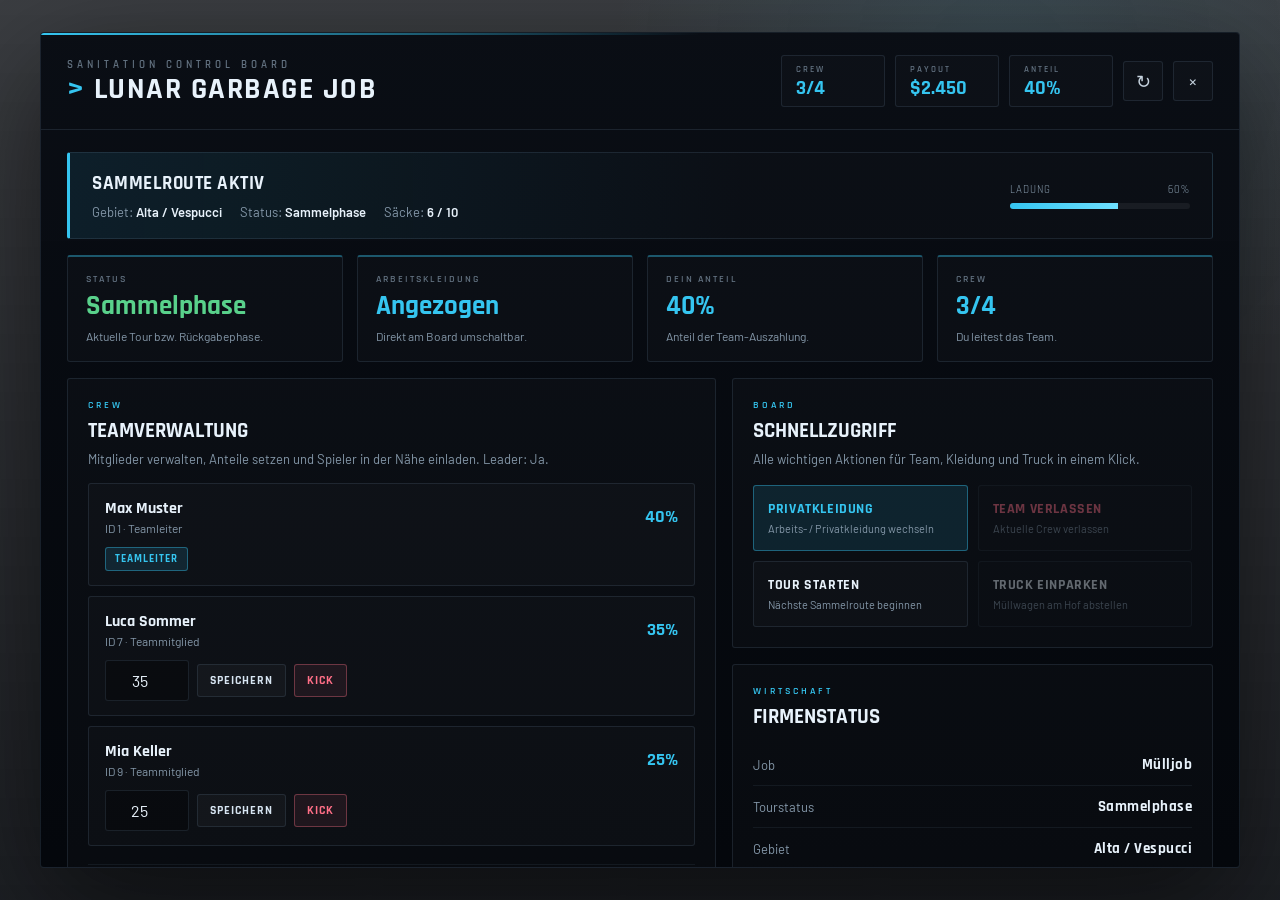
<file: frontend/public/fivem/index.html>
<!DOCTYPE html>
<html lang="de">
<head>
  <meta charset="UTF-8" />
  <meta name="viewport" content="width=device-width, initial-scale=1.0" />
  <title>LUNAR Garbage Job</title>
  <link rel="preconnect" href="https://fonts.googleapis.com" />
  <link rel="preconnect" href="https://fonts.gstatic.com" crossorigin />
  <link href="https://fonts.googleapis.com/css2?family=Rajdhani:wght@500;600;700&family=Barlow:wght@400;500;600&display=swap" rel="stylesheet" />
  <link rel="stylesheet" href="style.css" />
</head>
<body>
  <div id="app"></div>
  <script src="app.js"></script>
</body>
</html>
</file>
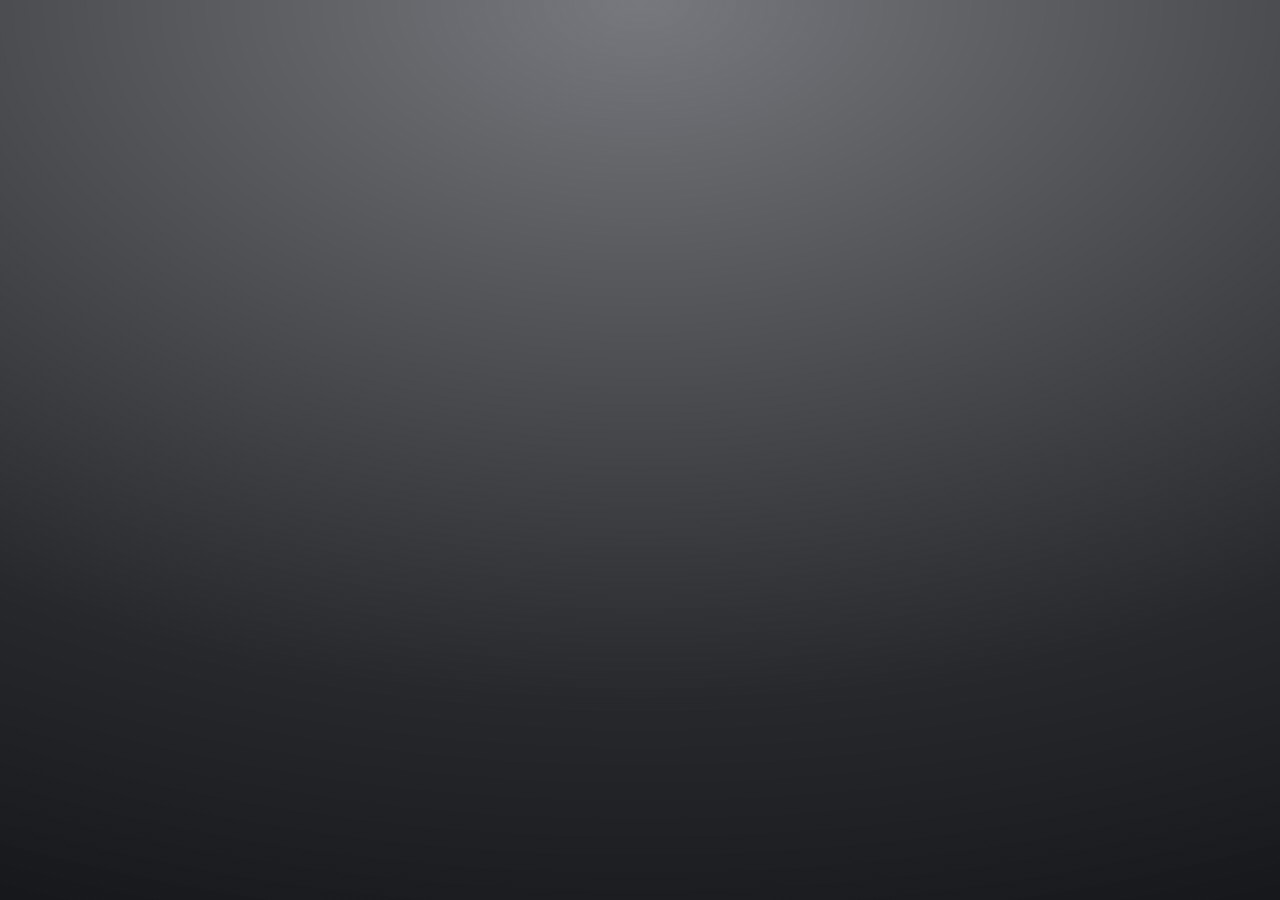
<file: frontend/public/mdt/index.html>
<!doctype html>
<html lang="de">
    <head>
        <meta charset="utf-8" />
        <meta name="viewport" content="width=device-width, initial-scale=1" />
        <title>Police MDT</title>
        <link rel="stylesheet" href="style.css" />
    </head>
    <body>
        <div id="app" class="app app--hidden">
            <div class="topbar">
                <div class="brand">
                    <div class="brand__eyebrow">Mobile Data Terminal</div>
                    <div class="brand__title"><span class="caret">&gt;</span> LSPD // MDT</div>
                    <div class="brand__underline"></div>
                    <div id="officerName" class="brand__sub"></div>
                </div>
                <div class="topbar__right">
                    <div class="topbar__badges" id="topBadges">
                        <div class="badge"><div class="badge__k">Officer</div><div class="badge__v badge__v--plain" id="badgeOfficer">—</div></div>
                        <div class="badge"><div class="badge__k">Rang</div><div class="badge__v" id="badgeRank">—</div></div>
                        <div class="badge"><div class="badge__k">Streife</div><div class="badge__v" id="badgeUnit">—</div></div>
                    </div>
                    <button id="closeBtn" class="iconbtn" title="Schließen (ESC)">
                        <svg viewBox="0 0 24 24" fill="none" stroke="currentColor" stroke-width="2" stroke-linecap="round"><path d="M18 6 6 18M6 6l12 12"/></svg>
                    </button>
                </div>
            </div>

            <div class="layout">
                <nav class="sidebar">
                    <button class="navbtn navbtn--active" data-tab="overview">
                        <svg viewBox="0 0 24 24" fill="none" stroke="currentColor" stroke-width="2" stroke-linecap="round" stroke-linejoin="round"><rect x="3" y="3" width="7" height="7" rx="1"/><rect x="14" y="3" width="7" height="7" rx="1"/><rect x="14" y="14" width="7" height="7" rx="1"/><rect x="3" y="14" width="7" height="7" rx="1"/></svg>
                        Übersicht
                    </button>
                    <button class="navbtn" data-tab="persons">
                        <svg viewBox="0 0 24 24" fill="none" stroke="currentColor" stroke-width="2" stroke-linecap="round" stroke-linejoin="round"><path d="M16 21v-2a4 4 0 0 0-4-4H6a4 4 0 0 0-4 4v2"/><circle cx="9" cy="7" r="4"/><path d="M22 21v-2a4 4 0 0 0-3-3.87"/><path d="M16 3.13a4 4 0 0 1 0 7.75"/></svg>
                        Personen
                    </button>
                    <button class="navbtn" data-tab="vehicles">
                        <svg viewBox="0 0 24 24" fill="none" stroke="currentColor" stroke-width="2" stroke-linecap="round" stroke-linejoin="round"><path d="M19 17h2l.64-2.54a6 6 0 0 0-.44-3.9l-.82-1.64A2 2 0 0 0 18.6 8H5.4a2 2 0 0 0-1.78 1.1l-.82 1.63a6 6 0 0 0-.44 3.9L3 17h2"/><circle cx="7" cy="17" r="2"/><path d="M9 17h6"/><circle cx="17" cy="17" r="2"/></svg>
                        Fahrzeuge
                    </button>
                    <button class="navbtn" data-tab="reports">
                        <svg viewBox="0 0 24 24" fill="none" stroke="currentColor" stroke-width="2" stroke-linecap="round" stroke-linejoin="round"><path d="M15 2H6a2 2 0 0 0-2 2v16a2 2 0 0 0 2 2h12a2 2 0 0 0 2-2V7Z"/><path d="M14 2v5h5M8 13h8M8 17h5"/></svg>
                        Berichte
                    </button>
                    <button class="navbtn" data-tab="cases">
                        <svg viewBox="0 0 24 24" fill="none" stroke="currentColor" stroke-width="2" stroke-linecap="round" stroke-linejoin="round"><path d="M4 20h16a2 2 0 0 0 2-2V8a2 2 0 0 0-2-2h-7.9a2 2 0 0 1-1.69-.9L9.6 3.9A2 2 0 0 0 7.93 3H4a2 2 0 0 0-2 2v13a2 2 0 0 0 2 2Z"/></svg>
                        Fälle
                    </button>
                    <button class="navbtn" data-tab="warrants">
                        <svg viewBox="0 0 24 24" fill="none" stroke="currentColor" stroke-width="2" stroke-linecap="round" stroke-linejoin="round"><path d="m21.73 18-8-14a2 2 0 0 0-3.48 0l-8 14A2 2 0 0 0 4 21h16a2 2 0 0 0 1.73-3Z"/><path d="M12 9v4M12 17h.01"/></svg>
                        Fahndung
                    </button>
                    <button class="navbtn" data-tab="tickets">
                        <svg viewBox="0 0 24 24" fill="none" stroke="currentColor" stroke-width="2" stroke-linecap="round" stroke-linejoin="round"><path d="M4 2v20l2-1 2 1 2-1 2 1 2-1 2 1 2-1 2 1V2l-2 1-2-1-2 1-2-1-2 1-2-1-2 1Z"/><path d="M8 7h8M8 11h8M8 15h5"/></svg>
                        Tickets
                    </button>
                    <button class="navbtn" data-tab="charges">
                        <svg viewBox="0 0 24 24" fill="none" stroke="currentColor" stroke-width="2" stroke-linecap="round" stroke-linejoin="round"><path d="M4 19.5v-15A2.5 2.5 0 0 1 6.5 2H20v20H6.5a2.5 2.5 0 0 1 0-5H20"/></svg>
                        Katalog
                    </button>
                    <button class="navbtn" data-tab="officers">
                        <svg viewBox="0 0 24 24" fill="none" stroke="currentColor" stroke-width="2" stroke-linecap="round" stroke-linejoin="round"><path d="M20 13c0 5-3.5 7.5-7.66 8.95a1 1 0 0 1-.67-.01C7.5 20.5 4 18 4 13V6a1 1 0 0 1 1-1c2 0 4.5-1.2 6.24-2.72a1.17 1.17 0 0 1 1.52 0C14.51 3.81 17 5 19 5a1 1 0 0 1 1 1Z"/></svg>
                        Officers
                    </button>
                    <button class="navbtn" data-tab="groups">
                        <svg viewBox="0 0 24 24" fill="none" stroke="currentColor" stroke-width="2" stroke-linecap="round" stroke-linejoin="round"><path d="M18 21a8 8 0 0 0-16 0"/><circle cx="10" cy="8" r="5"/><path d="M22 20c0-3.37-2-6.5-4-8a5 5 0 0 0-.45-8.3"/></svg>
                        Gruppenakten
                    </button>
                    <button class="navbtn" data-tab="dispatch">
                        <svg viewBox="0 0 24 24" fill="none" stroke="currentColor" stroke-width="2" stroke-linecap="round" stroke-linejoin="round"><path d="M20 10c0 4.993-5.539 10.193-7.399 11.799a1 1 0 0 1-1.202 0C9.539 20.193 4 14.993 4 10a8 8 0 0 1 16 0"/><circle cx="12" cy="10" r="3"/></svg>
                        Dispatch
                    </button>
                </nav>

                <main class="content">
                    <!-- ÜBERSICHT / DASHBOARD -->
                    <section id="tab-overview" class="tab tab--active">
                        <div id="dashboardRoot"></div>
                    </section>

                    <section id="tab-persons" class="tab">
                        <div class="panel">
                            <div class="panel__header">
                                <div class="panel__title">Personen-Suche</div>
                                <div class="panel__tools">
                                    <input id="personQuery" class="input" placeholder="Name, SSN..." />
                                    <button id="personSearchBtn" class="btn btn--primary">Suchen</button>
                                </div>
                            </div>
                            <div class="grid">
                                <div class="list" id="personResults"></div>
                                <div class="details" id="personDetails">
                                    <div class="muted">Wähle eine Person aus.</div>
                                </div>
                            </div>
                        </div>
                    </section>

                    <section id="tab-vehicles" class="tab">
                        <div class="panel">
                            <div class="panel__header">
                                <div class="panel__title">Fahrzeug-Suche</div>
                                <div class="panel__tools">
                                    <input id="vehicleQuery" class="input" placeholder="Kennzeichen..." />
                                    <button id="vehicleSearchBtn" class="btn btn--primary">Suchen</button>
                                </div>
                            </div>
                            <div class="grid">
                                <div class="list" id="vehicleResults"></div>
                                <div class="details" id="vehicleDetails">
                                    <div class="muted">Wähle ein Fahrzeug aus.</div>
                                </div>
                            </div>
                        </div>
                    </section>

                    <section id="tab-reports" class="tab">
                        <div class="panel">
                            <div class="panel__header">
                                <div class="panel__title">Berichte</div>
                                <div class="panel__tools">
                                    <button id="reportRefreshBtn" class="btn">Aktualisieren</button>
                                    <button id="reportNewBtn" class="btn btn--primary">Neuer Bericht</button>
                                </div>
                            </div>
                            <div class="grid grid--single">
                                <div class="list" id="reportResults"></div>
                            </div>
                        </div>
                    </section>

                    <section id="tab-cases" class="tab">
                        <div class="panel">
                            <div class="panel__header">
                                <div class="panel__title">Fälle</div>
                                <div class="panel__tools">
                                    <button id="caseRefreshBtn" class="btn">Aktualisieren</button>
                                    <button id="caseNewBtn" class="btn btn--primary">Neuer Fall</button>
                                </div>
                            </div>
                            <div class="grid grid--single">
                                <div class="list" id="caseResults"></div>
                            </div>
                        </div>
                    </section>

                    <section id="tab-warrants" class="tab">
                        <div class="panel">
                            <div class="panel__header">
                                <div class="panel__title">Fahndungen</div>
                                <div class="panel__tools">
                                    <button id="warrantRefreshBtn" class="btn">Aktualisieren</button>
                                    <button id="warrantNewBtn" class="btn btn--primary">Neu</button>
                                </div>
                            </div>
                            <div class="grid grid--single">
                                <div class="list" id="warrantResults"></div>
                            </div>
                        </div>
                    </section>

                    <section id="tab-tickets" class="tab">
                        <div class="panel">
                            <div class="panel__header">
                                <div class="panel__title">Tickets</div>
                                <div class="panel__tools">
                                    <button id="ticketRefreshBtn" class="btn">Aktualisieren</button>
                                    <button id="ticketNewBtn" class="btn btn--primary">Neu</button>
                                </div>
                            </div>
                            <div class="grid grid--single">
                                <div class="list" id="ticketResults"></div>
                            </div>
                        </div>
                    </section>

                    <section id="tab-charges" class="tab">
                        <div class="panel">
                            <div class="panel__header">
                                <div class="panel__title">Strafen-Katalog</div>
                                <div class="panel__tools">
                                    <button id="chargeRefreshBtn" class="btn">Aktualisieren</button>
                                </div>
                            </div>
                            <div class="grid grid--single">
                                <div class="list" id="chargeResults"></div>
                            </div>
                        </div>
                    </section>

                    <section id="tab-officers" class="tab">
                        <div class="panel">
                            <div class="panel__header">
                                <div class="panel__title">Officers</div>
                                <div class="panel__tools">
                                    <button id="officerRefreshBtn" class="btn">Aktualisieren</button>
                                </div>
                            </div>
                            <div class="grid grid--single">
                                <div class="list" id="officerResults"></div>
                            </div>
                        </div>
                    </section>

                    <section id="tab-groups" class="tab">
                        <div class="panel">
                            <div class="panel__header">
                                <div class="panel__title">Gruppenakten</div>
                                <div class="panel__tools">
                                    <button id="groupRefreshBtn" class="btn">Aktualisieren</button>
                                    <button id="groupNewBtn" class="btn btn--primary">Neu</button>
                                </div>
                            </div>
                            <div class="grid grid--single">
                                <div class="list" id="groupResults"></div>
                            </div>
                        </div>
                    </section>

                    <section id="tab-dispatch" class="tab">
                        <div class="panel">
                            <div class="panel__header">
                                <div class="panel__title">Dispatch</div>
                                <div class="panel__tools">
                                    <button id="dispatchRefreshBtn" class="btn">Aktualisieren</button>
                                    <button id="dispatchCalBtn" class="btn">Kalibrieren</button>
                                </div>
                            </div>
                            <div class="dispatch-layout">
                                <div class="dispatch-col-left">
                                    <div id="unitPanel" class="dispatch-units"></div>
                                    <div class="list" id="dispatchResults"></div>
                                </div>
                                <div class="dispatch-col-right">
                                    <div id="dispatchMapWrap" class="dispatch-map-wrap">
                                        <div id="dispatchMap" class="dispatch-map"></div>
                                    </div>
                                    <div id="dispatchInfo" class="dispatch-info"></div>
                                </div>
                            </div>
                        </div>
                    </section>
                </main>
            </div>

            <div id="modal" class="modal modal--hidden">
                <div class="modal__card">
                    <div class="modal__header">
                        <div id="modalTitle" class="modal__title"></div>
                        <button id="modalClose" class="iconbtn">
                            <svg viewBox="0 0 24 24" fill="none" stroke="currentColor" stroke-width="2" stroke-linecap="round"><path d="M18 6 6 18M6 6l12 12"/></svg>
                        </button>
                    </div>
                    <div id="modalBody" class="modal__body"></div>
                </div>
            </div>
        </div>

        <script src="app.js"></script>
    </body>
</html>
</file>
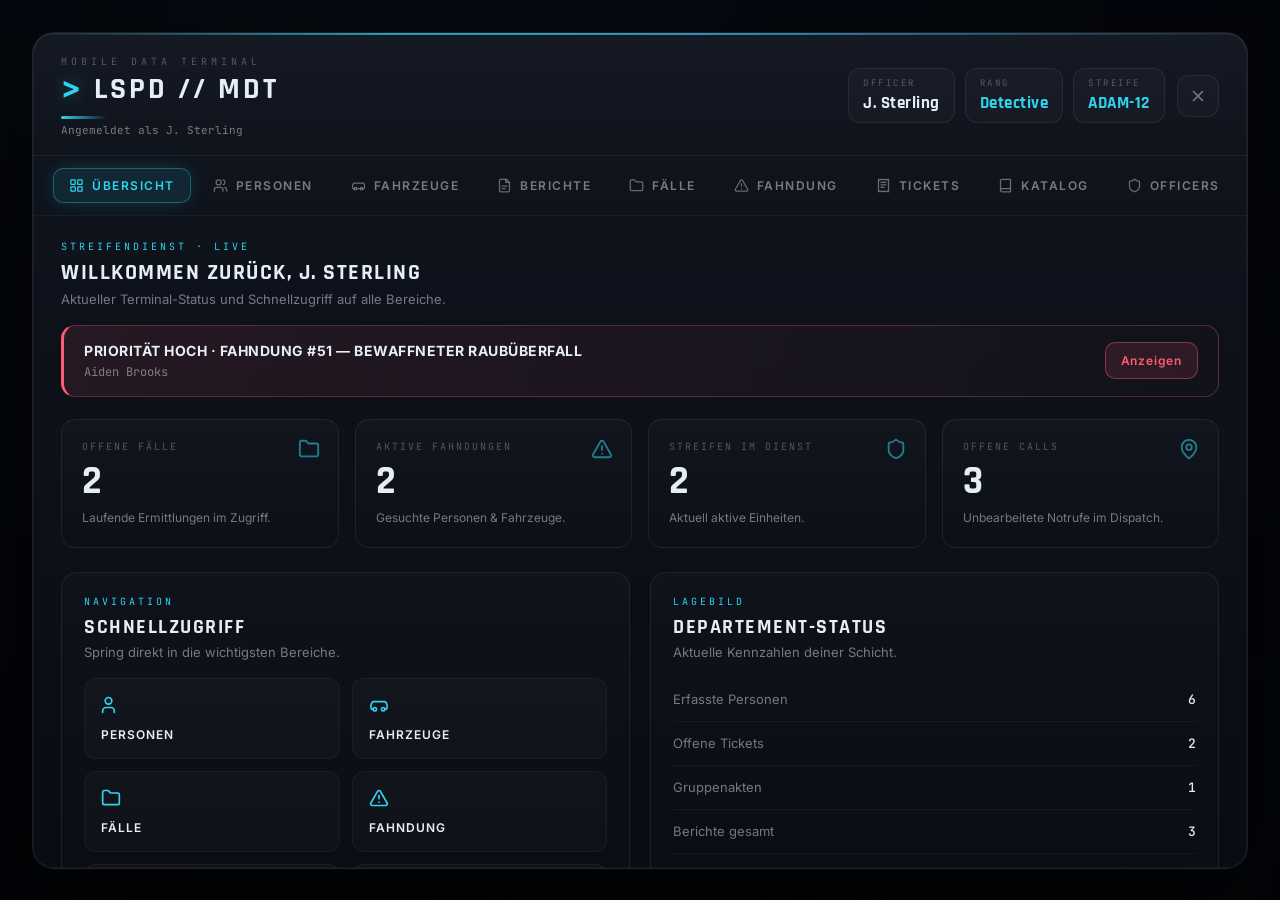
<file: frontend/public/mdt/preview.html>
<!doctype html>
<html lang="de">
    <head>
        <meta charset="utf-8" />
        <meta name="viewport" content="width=device-width, initial-scale=1" />
        <title>Police MDT — Preview</title>
        <link rel="stylesheet" href="style.css" />
        <style>
            /* Nur für die Browser-Preview: dezenter dunkler Hintergrund (im Spiel ist er transparent) */
            body {
                background:
                    radial-gradient(1200px 700px at 20% -10%, rgba(47,212,238,0.06), transparent 60%),
                    radial-gradient(1000px 700px at 90% 110%, rgba(56,189,248,0.05), transparent 60%),
                    #04060a;
            }
        </style>
    </head>
    <body>
        <div id="app" class="app app--hidden">
            <div class="topbar">
                <div class="brand">
                    <div class="brand__eyebrow">Mobile Data Terminal</div>
                    <div class="brand__title"><span class="caret">&gt;</span> LSPD // MDT</div>
                    <div class="brand__underline"></div>
                    <div id="officerName" class="brand__sub"></div>
                </div>
                <div class="topbar__right">
                    <div class="topbar__badges" id="topBadges">
                        <div class="badge"><div class="badge__k">Officer</div><div class="badge__v badge__v--plain" id="badgeOfficer">—</div></div>
                        <div class="badge"><div class="badge__k">Rang</div><div class="badge__v" id="badgeRank">—</div></div>
                        <div class="badge"><div class="badge__k">Streife</div><div class="badge__v" id="badgeUnit">—</div></div>
                    </div>
                    <button id="closeBtn" class="iconbtn" title="Schließen (ESC)">
                        <svg viewBox="0 0 24 24" fill="none" stroke="currentColor" stroke-width="2" stroke-linecap="round"><path d="M18 6 6 18M6 6l12 12"/></svg>
                    </button>
                </div>
            </div>

            <div class="layout">
                <nav class="sidebar">
                    <button class="navbtn navbtn--active" data-tab="overview">
                        <svg viewBox="0 0 24 24" fill="none" stroke="currentColor" stroke-width="2" stroke-linecap="round" stroke-linejoin="round"><rect x="3" y="3" width="7" height="7" rx="1"/><rect x="14" y="3" width="7" height="7" rx="1"/><rect x="14" y="14" width="7" height="7" rx="1"/><rect x="3" y="14" width="7" height="7" rx="1"/></svg>
                        Übersicht
                    </button>
                    <button class="navbtn" data-tab="persons">
                        <svg viewBox="0 0 24 24" fill="none" stroke="currentColor" stroke-width="2" stroke-linecap="round" stroke-linejoin="round"><path d="M16 21v-2a4 4 0 0 0-4-4H6a4 4 0 0 0-4 4v2"/><circle cx="9" cy="7" r="4"/><path d="M22 21v-2a4 4 0 0 0-3-3.87"/><path d="M16 3.13a4 4 0 0 1 0 7.75"/></svg>
                        Personen
                    </button>
                    <button class="navbtn" data-tab="vehicles">
                        <svg viewBox="0 0 24 24" fill="none" stroke="currentColor" stroke-width="2" stroke-linecap="round" stroke-linejoin="round"><path d="M19 17h2l.64-2.54a6 6 0 0 0-.44-3.9l-.82-1.64A2 2 0 0 0 18.6 8H5.4a2 2 0 0 0-1.78 1.1l-.82 1.63a6 6 0 0 0-.44 3.9L3 17h2"/><circle cx="7" cy="17" r="2"/><path d="M9 17h6"/><circle cx="17" cy="17" r="2"/></svg>
                        Fahrzeuge
                    </button>
                    <button class="navbtn" data-tab="reports">
                        <svg viewBox="0 0 24 24" fill="none" stroke="currentColor" stroke-width="2" stroke-linecap="round" stroke-linejoin="round"><path d="M15 2H6a2 2 0 0 0-2 2v16a2 2 0 0 0 2 2h12a2 2 0 0 0 2-2V7Z"/><path d="M14 2v5h5M8 13h8M8 17h5"/></svg>
                        Berichte
                    </button>
                    <button class="navbtn" data-tab="cases">
                        <svg viewBox="0 0 24 24" fill="none" stroke="currentColor" stroke-width="2" stroke-linecap="round" stroke-linejoin="round"><path d="M4 20h16a2 2 0 0 0 2-2V8a2 2 0 0 0-2-2h-7.9a2 2 0 0 1-1.69-.9L9.6 3.9A2 2 0 0 0 7.93 3H4a2 2 0 0 0-2 2v13a2 2 0 0 0 2 2Z"/></svg>
                        Fälle
                    </button>
                    <button class="navbtn" data-tab="warrants">
                        <svg viewBox="0 0 24 24" fill="none" stroke="currentColor" stroke-width="2" stroke-linecap="round" stroke-linejoin="round"><path d="m21.73 18-8-14a2 2 0 0 0-3.48 0l-8 14A2 2 0 0 0 4 21h16a2 2 0 0 0 1.73-3Z"/><path d="M12 9v4M12 17h.01"/></svg>
                        Fahndung
                    </button>
                    <button class="navbtn" data-tab="tickets">
                        <svg viewBox="0 0 24 24" fill="none" stroke="currentColor" stroke-width="2" stroke-linecap="round" stroke-linejoin="round"><path d="M4 2v20l2-1 2 1 2-1 2 1 2-1 2 1 2-1 2 1V2l-2 1-2-1-2 1-2-1-2 1-2-1-2 1Z"/><path d="M8 7h8M8 11h8M8 15h5"/></svg>
                        Tickets
                    </button>
                    <button class="navbtn" data-tab="charges">
                        <svg viewBox="0 0 24 24" fill="none" stroke="currentColor" stroke-width="2" stroke-linecap="round" stroke-linejoin="round"><path d="M4 19.5v-15A2.5 2.5 0 0 1 6.5 2H20v20H6.5a2.5 2.5 0 0 1 0-5H20"/></svg>
                        Katalog
                    </button>
                    <button class="navbtn" data-tab="officers">
                        <svg viewBox="0 0 24 24" fill="none" stroke="currentColor" stroke-width="2" stroke-linecap="round" stroke-linejoin="round"><path d="M20 13c0 5-3.5 7.5-7.66 8.95a1 1 0 0 1-.67-.01C7.5 20.5 4 18 4 13V6a1 1 0 0 1 1-1c2 0 4.5-1.2 6.24-2.72a1.17 1.17 0 0 1 1.52 0C14.51 3.81 17 5 19 5a1 1 0 0 1 1 1Z"/></svg>
                        Officers
                    </button>
                    <button class="navbtn" data-tab="groups">
                        <svg viewBox="0 0 24 24" fill="none" stroke="currentColor" stroke-width="2" stroke-linecap="round" stroke-linejoin="round"><path d="M18 21a8 8 0 0 0-16 0"/><circle cx="10" cy="8" r="5"/><path d="M22 20c0-3.37-2-6.5-4-8a5 5 0 0 0-.45-8.3"/></svg>
                        Gruppenakten
                    </button>
                    <button class="navbtn" data-tab="dispatch">
                        <svg viewBox="0 0 24 24" fill="none" stroke="currentColor" stroke-width="2" stroke-linecap="round" stroke-linejoin="round"><path d="M20 10c0 4.993-5.539 10.193-7.399 11.799a1 1 0 0 1-1.202 0C9.539 20.193 4 14.993 4 10a8 8 0 0 1 16 0"/><circle cx="12" cy="10" r="3"/></svg>
                        Dispatch
                    </button>
                </nav>

                <main class="content">
                    <section id="tab-overview" class="tab tab--active">
                        <div id="dashboardRoot"></div>
                    </section>

                    <section id="tab-persons" class="tab">
                        <div class="panel">
                            <div class="panel__header">
                                <div class="panel__title">Personen-Suche</div>
                                <div class="panel__tools">
                                    <input id="personQuery" class="input" placeholder="Name, SSN..." />
                                    <button id="personSearchBtn" class="btn btn--primary">Suchen</button>
                                </div>
                            </div>
                            <div class="grid">
                                <div class="list" id="personResults"></div>
                                <div class="details" id="personDetails"><div class="muted">Wähle eine Person aus.</div></div>
                            </div>
                        </div>
                    </section>

                    <section id="tab-vehicles" class="tab">
                        <div class="panel">
                            <div class="panel__header">
                                <div class="panel__title">Fahrzeug-Suche</div>
                                <div class="panel__tools">
                                    <input id="vehicleQuery" class="input" placeholder="Kennzeichen..." />
                                    <button id="vehicleSearchBtn" class="btn btn--primary">Suchen</button>
                                </div>
                            </div>
                            <div class="grid">
                                <div class="list" id="vehicleResults"></div>
                                <div class="details" id="vehicleDetails"><div class="muted">Wähle ein Fahrzeug aus.</div></div>
                            </div>
                        </div>
                    </section>

                    <section id="tab-reports" class="tab">
                        <div class="panel">
                            <div class="panel__header">
                                <div class="panel__title">Berichte</div>
                                <div class="panel__tools">
                                    <button id="reportRefreshBtn" class="btn">Aktualisieren</button>
                                    <button id="reportNewBtn" class="btn btn--primary">Neuer Bericht</button>
                                </div>
                            </div>
                            <div class="grid grid--single"><div class="list" id="reportResults"></div></div>
                        </div>
                    </section>

                    <section id="tab-cases" class="tab">
                        <div class="panel">
                            <div class="panel__header">
                                <div class="panel__title">Fälle</div>
                                <div class="panel__tools">
                                    <button id="caseRefreshBtn" class="btn">Aktualisieren</button>
                                    <button id="caseNewBtn" class="btn btn--primary">Neuer Fall</button>
                                </div>
                            </div>
                            <div class="grid grid--single"><div class="list" id="caseResults"></div></div>
                        </div>
                    </section>

                    <section id="tab-warrants" class="tab">
                        <div class="panel">
                            <div class="panel__header">
                                <div class="panel__title">Fahndungen</div>
                                <div class="panel__tools">
                                    <button id="warrantRefreshBtn" class="btn">Aktualisieren</button>
                                    <button id="warrantNewBtn" class="btn btn--primary">Neu</button>
                                </div>
                            </div>
                            <div class="grid grid--single"><div class="list" id="warrantResults"></div></div>
                        </div>
                    </section>

                    <section id="tab-tickets" class="tab">
                        <div class="panel">
                            <div class="panel__header">
                                <div class="panel__title">Tickets</div>
                                <div class="panel__tools">
                                    <button id="ticketRefreshBtn" class="btn">Aktualisieren</button>
                                    <button id="ticketNewBtn" class="btn btn--primary">Neu</button>
                                </div>
                            </div>
                            <div class="grid grid--single"><div class="list" id="ticketResults"></div></div>
                        </div>
                    </section>

                    <section id="tab-charges" class="tab">
                        <div class="panel">
                            <div class="panel__header">
                                <div class="panel__title">Strafen-Katalog</div>
                                <div class="panel__tools"><button id="chargeRefreshBtn" class="btn">Aktualisieren</button></div>
                            </div>
                            <div class="grid grid--single"><div class="list" id="chargeResults"></div></div>
                        </div>
                    </section>

                    <section id="tab-officers" class="tab">
                        <div class="panel">
                            <div class="panel__header">
                                <div class="panel__title">Officers</div>
                                <div class="panel__tools"><button id="officerRefreshBtn" class="btn">Aktualisieren</button></div>
                            </div>
                            <div class="grid grid--single"><div class="list" id="officerResults"></div></div>
                        </div>
                    </section>

                    <section id="tab-groups" class="tab">
                        <div class="panel">
                            <div class="panel__header">
                                <div class="panel__title">Gruppenakten</div>
                                <div class="panel__tools">
                                    <button id="groupRefreshBtn" class="btn">Aktualisieren</button>
                                    <button id="groupNewBtn" class="btn btn--primary">Neu</button>
                                </div>
                            </div>
                            <div class="grid grid--single"><div class="list" id="groupResults"></div></div>
                        </div>
                    </section>

                    <section id="tab-dispatch" class="tab">
                        <div class="panel">
                            <div class="panel__header">
                                <div class="panel__title">Dispatch</div>
                                <div class="panel__tools">
                                    <button id="dispatchRefreshBtn" class="btn">Aktualisieren</button>
                                    <button id="dispatchCalBtn" class="btn">Kalibrieren</button>
                                </div>
                            </div>
                            <div class="dispatch-layout">
                                <div class="dispatch-col-left">
                                    <div id="unitPanel" class="dispatch-units"></div>
                                    <div class="list" id="dispatchResults"></div>
                                </div>
                                <div class="dispatch-col-right">
                                    <div id="dispatchMapWrap" class="dispatch-map-wrap">
                                        <div id="dispatchMap" class="dispatch-map"></div>
                                    </div>
                                    <div id="dispatchInfo" class="dispatch-info"></div>
                                </div>
                            </div>
                        </div>
                    </section>
                </main>
            </div>

            <div id="modal" class="modal modal--hidden">
                <div class="modal__card">
                    <div class="modal__header">
                        <div id="modalTitle" class="modal__title"></div>
                        <button id="modalClose" class="iconbtn">
                            <svg viewBox="0 0 24 24" fill="none" stroke="currentColor" stroke-width="2" stroke-linecap="round"><path d="M18 6 6 18M6 6l12 12"/></svg>
                        </button>
                    </div>
                    <div id="modalBody" class="modal__body"></div>
                </div>
            </div>
        </div>

        <script src="mock.js"></script>
        <script src="app.js"></script>
        <script>
            // Deterministisch: app.js ist hier bereits ausgeführt -> Listener aktiv.
            window.dispatchEvent(new MessageEvent('message', {
                data: { action: 'open', payload: window.__MDT_OPEN_PAYLOAD__ }
            }));
            // Optional: ?tab=dispatch etc. für gezielte Vorschau einzelner Bereiche
            (function () {
                var p = new URLSearchParams(location.search);
                var t = p.get('tab');
                if (t && typeof window.setTab === 'function') {
                    try { window.setTab(t); } catch (e) {}
                }
                // Demo: auf dem Dispatch-Tab neue Notrufe live einspielen
                if (t === 'dispatch' && typeof window.__MDT_START_SIM__ === 'function') {
                    window.__MDT_START_SIM__();
                }
                var person = p.get('person');
                if (person && typeof window.loadPerson === 'function') {
                    setTimeout(function () { try { window.loadPerson(person); } catch (e) {} }, 200);
                }
                var vehicle = p.get('vehicle');
                if (vehicle && typeof window.loadVehicle === 'function') {
                    setTimeout(function () { try { window.loadVehicle(vehicle); } catch (e) {} }, 200);
                }
            })();
        </script>
    </body>
</html>
</file>
<file: frontend/public/fivem/style.css>
:root {
  --bg-0: #04070c;
  --bg-1: #070b12;
  --bg-2: #0a0f18;
  --line: rgba(120, 150, 180, 0.16);
  --line-soft: rgba(120, 150, 180, 0.10);
  --accent: #35c5f0;
  --accent-soft: rgba(53, 197, 240, 0.12);
  --text: #e8f2fb;
  --muted: #8497a8;
  --muted-2: #61707f;
  --success: #59d18b;
  --warn: #f0b24a;
  --danger: #ff6f87;
}

html,
body {
  width: 100%;
  height: 100%;
  margin: 0;
  padding: 0;
  overflow: hidden;
  background: transparent;
  font-family: "Barlow", Arial, Helvetica, sans-serif;
}

* {
  box-sizing: border-box;
}

button,
input {
  font: inherit;
}

button {
  cursor: pointer;
}

#app {
  display: none;
  position: fixed;
  inset: 0;
  padding: 32px;
  align-items: center;
  justify-content: center;
  background:
    radial-gradient(circle at 78% 8%, rgba(53, 197, 240, 0.10), transparent 30%),
    linear-gradient(180deg, rgba(4, 7, 12, 0.78), rgba(4, 7, 12, 0.9));
}

#app.open {
  display: flex;
}

/* ---------- Shell ---------- */
.shell {
  position: relative;
  display: flex;
  flex-direction: column;
  width: 1200px;
  max-width: calc(100vw - 64px);
  max-height: calc(100vh - 64px);
  border: 1px solid var(--line);
  border-radius: 4px;
  background: linear-gradient(180deg, rgba(9, 13, 20, 0.98), rgba(4, 7, 12, 0.99));
  box-shadow: 0 40px 120px rgba(0, 0, 0, 0.6);
  color: var(--text);
  overflow: hidden;
  animation: pop 0.28s ease;
}

@keyframes pop {
  from { opacity: 0; transform: translateY(14px) scale(0.99); }
  to { opacity: 1; transform: translateY(0) scale(1); }
}

.shell::before {
  content: "";
  position: absolute;
  inset: 0 0 auto 0;
  height: 2px;
  background: linear-gradient(90deg, var(--accent), transparent 55%);
  pointer-events: none;
}

/* ---------- Header ---------- */
.header {
  display: flex;
  align-items: center;
  justify-content: space-between;
  gap: 20px;
  padding: 22px 26px;
  border-bottom: 1px solid var(--line);
}

.brand-top {
  color: var(--muted-2);
  font-size: 11px;
  font-weight: 600;
  letter-spacing: 4px;
  text-transform: uppercase;
  font-family: "Rajdhani", sans-serif;
}

.brand-title {
  margin-top: 2px;
  font-family: "Rajdhani", sans-serif;
  font-size: 30px;
  font-weight: 700;
  letter-spacing: 1.5px;
  text-transform: uppercase;
  line-height: 1;
}

.brand-title .chev {
  color: var(--accent);
  margin-right: 8px;
}

.header-actions {
  display: flex;
  align-items: stretch;
  gap: 10px;
}

.chip {
  min-width: 104px;
  padding: 8px 14px;
  border: 1px solid var(--line);
  border-radius: 3px;
  background: rgba(255, 255, 255, 0.015);
}

.chip .label {
  color: var(--muted-2);
  font-size: 9px;
  font-weight: 600;
  letter-spacing: 2px;
  text-transform: uppercase;
  font-family: "Rajdhani", sans-serif;
}

.chip .value {
  margin-top: 3px;
  color: var(--accent);
  font-family: "Rajdhani", sans-serif;
  font-size: 20px;
  font-weight: 700;
  line-height: 1;
}

.icon-button {
  width: 40px;
  height: 40px;
  align-self: center;
  border: 1px solid var(--line);
  border-radius: 3px;
  background: rgba(255, 255, 255, 0.02);
  color: #c6d3df;
  font-size: 18px;
  display: flex;
  align-items: center;
  justify-content: center;
  transition: background-color 0.18s ease, color 0.18s ease, border-color 0.18s ease;
}

.icon-button:hover {
  background: var(--accent-soft);
  border-color: rgba(53, 197, 240, 0.4);
  color: var(--accent);
}

/* ---------- Body ---------- */
.body {
  padding: 22px 26px 26px;
  overflow-y: auto;
  overscroll-behavior: contain;
}

/* ---------- Banner ---------- */
.banner {
  display: flex;
  align-items: center;
  justify-content: space-between;
  gap: 20px;
  padding: 18px 22px;
  border: 1px solid var(--line);
  border-left: 3px solid var(--accent);
  border-radius: 3px;
  background: linear-gradient(90deg, rgba(53, 197, 240, 0.10), rgba(255, 255, 255, 0.012) 60%);
}

.banner.idle {
  border-left-color: var(--muted-2);
  background: rgba(255, 255, 255, 0.015);
}

.banner-info { min-width: 0; flex: 1; }

.banner-title {
  font-family: "Rajdhani", sans-serif;
  font-size: 19px;
  font-weight: 700;
  letter-spacing: 0.5px;
  text-transform: uppercase;
}

.banner-meta {
  display: flex;
  flex-wrap: wrap;
  gap: 8px 18px;
  margin-top: 8px;
  color: var(--muted);
  font-size: 13px;
}

.banner-meta b { color: var(--text); font-weight: 600; }

.banner-right {
  display: flex;
  align-items: center;
  gap: 16px;
}

.mini-progress { width: 180px; }

.mini-progress .pl {
  display: flex;
  justify-content: space-between;
  color: var(--muted);
  font-size: 11px;
  letter-spacing: 1px;
  text-transform: uppercase;
  font-family: "Rajdhani", sans-serif;
}

.mini-progress .track {
  margin-top: 6px;
  height: 6px;
  border-radius: 6px;
  background: rgba(255, 255, 255, 0.06);
  overflow: hidden;
}

.mini-progress .track span {
  display: block;
  height: 100%;
  background: linear-gradient(90deg, var(--accent), #6ee0ff);
}

/* ---------- Stat cards ---------- */
.stats {
  display: grid;
  grid-template-columns: repeat(4, minmax(0, 1fr));
  gap: 14px;
  margin-top: 16px;
}

.stat-card {
  padding: 16px 18px;
  border: 1px solid var(--line);
  border-top: 2px solid rgba(53, 197, 240, 0.4);
  border-radius: 3px;
  background: rgba(255, 255, 255, 0.02);
}

.stat-label {
  color: var(--muted-2);
  font-size: 10px;
  font-weight: 600;
  letter-spacing: 2px;
  text-transform: uppercase;
  font-family: "Rajdhani", sans-serif;
}

.stat-value {
  margin-top: 8px;
  font-family: "Rajdhani", sans-serif;
  font-size: 27px;
  font-weight: 700;
  line-height: 1;
}

.stat-copy {
  margin-top: 8px;
  color: var(--muted);
  font-size: 12px;
  line-height: 1.4;
}

.tone-accent { color: var(--accent); }
.tone-success { color: var(--success); }
.tone-warn { color: var(--warn); }
.tone-danger { color: var(--danger); }

/* ---------- Columns ---------- */
.cols {
  display: grid;
  grid-template-columns: 1.35fr 1fr;
  gap: 16px;
  margin-top: 16px;
}

.side-col {
  display: flex;
  flex-direction: column;
  gap: 16px;
}

.panel {
  padding: 20px;
  border: 1px solid var(--line);
  border-radius: 3px;
  background: rgba(255, 255, 255, 0.018);
}

.kicker {
  color: var(--accent);
  font-size: 10px;
  font-weight: 600;
  letter-spacing: 3px;
  text-transform: uppercase;
  font-family: "Rajdhani", sans-serif;
}

.panel-title {
  margin-top: 6px;
  font-family: "Rajdhani", sans-serif;
  font-size: 21px;
  font-weight: 700;
  text-transform: uppercase;
}

.panel-copy {
  margin-top: 6px;
  color: var(--muted);
  font-size: 13px;
  line-height: 1.45;
}

/* ---------- Quick actions ---------- */
.action-grid {
  display: grid;
  grid-template-columns: repeat(2, minmax(0, 1fr));
  gap: 10px;
  margin-top: 16px;
}

.action-btn {
  display: flex;
  flex-direction: column;
  gap: 4px;
  padding: 14px;
  border: 1px solid var(--line);
  border-radius: 3px;
  background: rgba(255, 255, 255, 0.02);
  color: var(--text);
  text-align: left;
  transition: background-color 0.18s ease, border-color 0.18s ease, transform 0.12s ease;
}

.action-btn:hover {
  border-color: rgba(53, 197, 240, 0.4);
  background: var(--accent-soft);
  transform: translateY(-1px);
}

.action-btn .t {
  font-family: "Rajdhani", sans-serif;
  font-size: 14px;
  font-weight: 700;
  letter-spacing: 0.6px;
  text-transform: uppercase;
}

.action-btn .s {
  color: var(--muted);
  font-size: 11px;
  line-height: 1.3;
}

.action-btn.primary {
  border-color: rgba(53, 197, 240, 0.4);
  background: var(--accent-soft);
}

.action-btn.primary .t { color: var(--accent); }

.action-btn.danger:hover {
  border-color: rgba(255, 111, 135, 0.45);
  background: rgba(255, 111, 135, 0.10);
}

.action-btn.danger .t { color: var(--danger); }

.action-btn[disabled] {
  opacity: 0.4;
  cursor: default;
  transform: none;
}

.action-btn[disabled]:hover {
  border-color: var(--line);
  background: rgba(255, 255, 255, 0.02);
}

/* ---------- Buttons ---------- */
.btn {
  padding: 11px 16px;
  border: 1px solid var(--line);
  border-radius: 3px;
  background: rgba(255, 255, 255, 0.03);
  color: #d7e5f2;
  font-family: "Rajdhani", sans-serif;
  font-size: 13px;
  font-weight: 700;
  letter-spacing: 1.4px;
  text-transform: uppercase;
  transition: background-color 0.18s ease, border-color 0.18s ease, color 0.18s ease;
}

.btn:hover { border-color: rgba(53, 197, 240, 0.4); color: var(--accent); }

.btn.primary { border-color: rgba(53, 197, 240, 0.4); background: var(--accent-soft); color: var(--accent); }
.btn.primary:hover { background: rgba(53, 197, 240, 0.2); }
.btn.danger { border-color: rgba(255, 111, 135, 0.35); background: rgba(255, 111, 135, 0.08); color: var(--danger); }
.btn.danger:hover { background: rgba(255, 111, 135, 0.16); color: var(--danger); }

.btn.sm { padding: 8px 12px; font-size: 12px; letter-spacing: 1px; }

.btn[disabled] { opacity: 0.4; cursor: default; }
.btn[disabled]:hover { border-color: var(--line); color: #d7e5f2; }

.btn-row { display: flex; flex-wrap: wrap; gap: 10px; margin-top: 16px; }

/* ---------- Info rows ---------- */
.info-list { margin-top: 14px; }

.info-row {
  display: flex;
  align-items: center;
  justify-content: space-between;
  gap: 14px;
  padding: 11px 0;
  border-bottom: 1px solid var(--line-soft);
}

.info-row:last-child { border-bottom: 0; }

.info-row .k { color: var(--muted); font-size: 13px; }
.info-row .v {
  font-family: "Rajdhani", sans-serif;
  font-size: 15px;
  font-weight: 700;
  letter-spacing: 0.5px;
}

/* ---------- Member / nearby cards ---------- */
.member-list { display: flex; flex-direction: column; gap: 10px; margin-top: 14px; }

.member {
  padding: 14px 16px;
  border: 1px solid var(--line);
  border-radius: 3px;
  background: rgba(255, 255, 255, 0.02);
}

.member-top {
  display: flex;
  align-items: center;
  justify-content: space-between;
  gap: 12px;
}

.member-name {
  font-family: "Rajdhani", sans-serif;
  font-size: 16px;
  font-weight: 700;
}

.member-sub { margin-top: 2px; color: var(--muted); font-size: 12px; }

.member-share {
  font-family: "Rajdhani", sans-serif;
  font-size: 18px;
  font-weight: 700;
  color: var(--accent);
}

.badge {
  display: inline-block;
  padding: 4px 9px;
  border: 1px solid var(--line);
  border-radius: 3px;
  background: rgba(255, 255, 255, 0.03);
  color: var(--muted);
  font-family: "Rajdhani", sans-serif;
  font-size: 11px;
  font-weight: 700;
  letter-spacing: 1px;
  text-transform: uppercase;
}

.badge.accent { color: var(--accent); border-color: rgba(53, 197, 240, 0.4); background: var(--accent-soft); }

.input-row { display: flex; gap: 8px; align-items: center; margin-top: 12px; }

.text-input {
  width: 100%;
  padding: 10px 12px;
  border: 1px solid var(--line);
  border-radius: 3px;
  background: rgba(0, 0, 0, 0.28);
  color: var(--text);
}

.text-input:focus { outline: none; border-color: rgba(53, 197, 240, 0.5); }

.share-input { width: 84px; text-align: center; }

.empty {
  margin-top: 14px;
  padding: 18px;
  border: 1px dashed var(--line);
  border-radius: 3px;
  color: var(--muted);
  text-align: center;
  font-size: 13px;
}

.divider { height: 1px; background: var(--line-soft); margin: 18px 0; }

.subhead {
  color: var(--muted-2);
  font-family: "Rajdhani", sans-serif;
  font-size: 11px;
  font-weight: 600;
  letter-spacing: 2px;
  text-transform: uppercase;
  margin-bottom: 4px;
}

/* ---------- Invite modal ---------- */
.invite-modal {
  position: absolute;
  inset: 0;
  display: none;
  align-items: center;
  justify-content: center;
  background: rgba(3, 5, 8, 0.72);
  backdrop-filter: blur(4px);
}

.invite-modal.open { display: flex; }

.invite-box {
  width: 420px;
  max-width: calc(100% - 40px);
  padding: 26px;
  border: 1px solid rgba(53, 197, 240, 0.3);
  border-radius: 4px;
  background: linear-gradient(180deg, rgba(10, 15, 22, 0.99), rgba(5, 8, 12, 0.99));
  box-shadow: 0 30px 80px rgba(0, 0, 0, 0.5);
  animation: pop 0.24s ease;
}

.invite-title {
  margin-top: 6px;
  font-family: "Rajdhani", sans-serif;
  font-size: 26px;
  font-weight: 700;
  text-transform: uppercase;
}

.invite-copy { margin-top: 10px; color: var(--muted); font-size: 14px; line-height: 1.5; }

/* ---------- Scrollbar ---------- */
::-webkit-scrollbar { width: 8px; }
::-webkit-scrollbar-track { background: transparent; }
::-webkit-scrollbar-thumb { background: rgba(53, 197, 240, 0.3); border-radius: 8px; }

/* ---------- Responsive ---------- */
@media (max-width: 1080px) {
  .stats { grid-template-columns: repeat(2, minmax(0, 1fr)); }
  .cols { grid-template-columns: 1fr; }
}

@media (max-width: 720px) {
  #app { padding: 12px; }
  .stats, .action-grid { grid-template-columns: 1fr; }
  .header { flex-direction: column; align-items: flex-start; }
}
</file>
<file: frontend/public/mdt/style.css>
@import url('https://fonts.googleapis.com/css2?family=Inter:wght@400;500;600;700&family=Rajdhani:wght@500;600;700&family=JetBrains+Mono:wght@400;500;700&display=swap');

/* =========================================================
   LSPD // Mobile Data Terminal  —  Redesign
   ========================================================= */

:root {
  --void: #05070c;
  --card: rgba(12, 16, 24, 0.92);
  --panel: rgba(255, 255, 255, 0.022);
  --panel-hover: rgba(255, 255, 255, 0.045);
  --border: rgba(255, 255, 255, 0.07);
  --border-soft: rgba(255, 255, 255, 0.045);
  --text: #e7edf5;
  --muted: rgba(231, 237, 245, 0.48);
  --faint: rgba(231, 237, 245, 0.30);
  --accent: #2fd4ee;
  --accent-strong: #38bdf8;
  --accent-glow: rgba(47, 212, 238, 0.35);
  --accent-tint: rgba(47, 212, 238, 0.10);
  --danger: #ff5d73;
  --danger-tint: rgba(255, 93, 115, 0.12);
  --ok: #35d99b;
  --warn: #ffb454;
  --radius: 16px;
  --radius-sm: 10px;
  --mono: 'JetBrains Mono', ui-monospace, monospace;
  --display: 'Rajdhani', 'Inter', sans-serif;
  --sans: 'Inter', system-ui, sans-serif;
}

* {
  box-sizing: border-box;
  font-family: var(--sans);
}

html, body {
  margin: 0;
  padding: 0;
  height: 100%;
  background: transparent;
  overflow: hidden;
  color: var(--text);
}

/* Dim/blur behind the floating terminal for readability over the game */
body::before {
  content: '';
  position: fixed;
  inset: 0;
  background: radial-gradient(140% 120% at 50% 0%, rgba(6, 10, 18, 0.55) 0%, rgba(3, 5, 9, 0.86) 65%, rgba(2, 3, 6, 0.94) 100%);
  backdrop-filter: blur(3px);
  z-index: 0;
  pointer-events: none;
}
.app--hidden ~ *,
body:has(.app--hidden)::before { }

/* =========================  APP CARD  ========================= */
.app {
  position: fixed;
  inset: 0;
  margin: auto;
  width: min(1440px, 95vw);
  height: min(890px, 93vh);
  z-index: 1;
  display: flex;
  flex-direction: column;
  background:
    linear-gradient(180deg, rgba(20, 26, 38, 0.55), rgba(8, 11, 17, 0.75)),
    var(--card);
  border: 1px solid var(--border);
  border-radius: 22px;
  overflow: hidden;
  box-shadow:
    0 40px 120px -20px rgba(0, 0, 0, 0.85),
    0 0 0 1px rgba(255, 255, 255, 0.03) inset,
    0 1px 0 rgba(255, 255, 255, 0.06) inset;
  animation: appIn 0.45s cubic-bezier(0.16, 1, 0.3, 1);
}

@keyframes appIn {
  from { opacity: 0; transform: translateY(14px) scale(0.985); }
  to   { opacity: 1; transform: translateY(0) scale(1); }
}

.app--hidden { display: none; }

/* subtle top accent line */
.app::before {
  content: '';
  position: absolute;
  top: 0; left: 0; right: 0;
  height: 2px;
  background: linear-gradient(90deg, transparent, var(--accent) 30%, var(--accent-strong) 55%, transparent);
  opacity: 0.7;
  z-index: 5;
}

/* =========================  TOPBAR  ========================= */
.topbar {
  flex: 0 0 auto;
  padding: 22px 28px 18px;
  display: flex;
  align-items: center;
  justify-content: space-between;
  gap: 20px;
  border-bottom: 1px solid var(--border-soft);
  background: linear-gradient(180deg, rgba(255, 255, 255, 0.02), transparent);
}

.brand { display: flex; flex-direction: column; gap: 4px; }

.brand__eyebrow {
  font-family: var(--mono);
  font-size: 10px;
  letter-spacing: 4px;
  text-transform: uppercase;
  color: var(--faint);
}

.brand__title {
  font-family: var(--display);
  font-size: 30px;
  font-weight: 700;
  letter-spacing: 3px;
  line-height: 1;
  text-transform: uppercase;
  color: var(--text);
  display: flex;
  align-items: baseline;
  gap: 10px;
}
.brand__title .caret { color: var(--accent); text-shadow: 0 0 18px var(--accent-glow); }

.brand__title::after {
  content: '';
  display: block;
}
.brand__underline {
  width: 46px; height: 3px; margin-top: 8px;
  background: linear-gradient(90deg, var(--accent), transparent);
  border-radius: 2px;
}

.brand__sub {
  font-family: var(--mono);
  font-size: 11px;
  color: var(--muted);
}

.topbar__right { display: flex; align-items: center; gap: 12px; }
.topbar__badges { display: flex; gap: 10px; }

.badge {
  min-width: 92px;
  padding: 8px 14px;
  border: 1px solid var(--border);
  border-radius: 12px;
  background: var(--panel);
  display: flex;
  flex-direction: column;
  gap: 3px;
}
.badge__k {
  font-family: var(--mono);
  font-size: 9px;
  letter-spacing: 2.5px;
  text-transform: uppercase;
  color: var(--faint);
}
.badge__v {
  font-family: var(--display);
  font-size: 17px;
  font-weight: 700;
  letter-spacing: 0.5px;
  color: var(--accent);
}
.badge__v--plain { color: var(--text); }

.iconbtn {
  width: 42px; height: 42px;
  display: grid; place-items: center;
  border: 1px solid var(--border);
  border-radius: 12px;
  background: var(--panel);
  color: var(--muted);
  cursor: pointer;
  transition: color .15s ease, border-color .15s ease, background .15s ease, transform .15s ease;
}
.iconbtn:hover { color: #fff; border-color: rgba(255,93,115,0.5); background: var(--danger-tint); transform: translateY(-1px); }
.iconbtn svg { width: 18px; height: 18px; }

/* =========================  TAB NAV  ========================= */
.layout { flex: 1; display: flex; flex-direction: column; min-height: 0; }

.sidebar {
  flex: 0 0 auto;
  display: flex;
  gap: 6px;
  padding: 12px 20px;
  border-bottom: 1px solid var(--border-soft);
  overflow-x: auto;
  overflow-y: hidden;
  scrollbar-width: none;
}
.sidebar::-webkit-scrollbar { display: none; }

.navbtn {
  flex: 0 0 auto;
  display: inline-flex;
  align-items: center;
  gap: 8px;
  padding: 9px 15px;
  border: 1px solid transparent;
  border-radius: 10px;
  background: transparent;
  color: var(--muted);
  cursor: pointer;
  font-size: 12px;
  font-weight: 600;
  letter-spacing: 1.5px;
  text-transform: uppercase;
  white-space: nowrap;
  transition: color .15s ease, background .15s ease, border-color .15s ease;
}
.navbtn svg { width: 15px; height: 15px; opacity: 0.85; }
.navbtn:hover { color: var(--text); background: var(--panel); }
.navbtn--active {
  color: var(--accent);
  background: var(--accent-tint);
  border-color: rgba(47, 212, 238, 0.35);
  box-shadow: 0 0 22px -6px var(--accent-glow);
}
.navbtn--active svg { opacity: 1; }

/* =========================  CONTENT  ========================= */
.content {
  flex: 1;
  min-height: 0;
  overflow-y: auto;
  overflow-x: hidden;
  padding: 24px 28px 30px;
}
.content::-webkit-scrollbar { width: 10px; }
.content::-webkit-scrollbar-track { background: transparent; }
.content::-webkit-scrollbar-thumb { background: rgba(255,255,255,0.08); border-radius: 20px; border: 3px solid transparent; background-clip: padding-box; }
.content::-webkit-scrollbar-thumb:hover { background: rgba(255,255,255,0.16); background-clip: padding-box; }

.tab { display: none; animation: tabIn .32s cubic-bezier(0.16,1,0.3,1); }
.tab--active { display: block; }
@keyframes tabIn { from { opacity: 0; transform: translateY(8px); } to { opacity: 1; transform: translateY(0); } }

/* =========================  PANELS  ========================= */
.panel {
  display: flex;
  flex-direction: column;
  border: 1px solid var(--border);
  border-radius: var(--radius);
  background: linear-gradient(180deg, rgba(255,255,255,0.02), rgba(255,255,255,0.006));
  overflow: hidden;
}

.panel__header {
  flex: 0 0 auto;
  padding: 16px 18px;
  display: flex;
  align-items: center;
  justify-content: space-between;
  gap: 14px;
  border-bottom: 1px solid var(--border-soft);
  flex-wrap: wrap;
}
.panel__title {
  font-family: var(--display);
  font-size: 17px;
  font-weight: 700;
  letter-spacing: 2px;
  text-transform: uppercase;
}
.panel__tools { display: flex; gap: 10px; align-items: center; flex-wrap: wrap; }

.grid {
  flex: 1;
  display: grid;
  grid-template-columns: 380px 1fr;
  min-height: 0;
}
.grid--single { grid-template-columns: 1fr; }

.list {
  border-right: 1px solid var(--border-soft);
  padding: 14px;
  overflow: auto;
  max-height: 560px;
}
.grid--single .list { border-right: none; max-height: none; }
.details { padding: 18px; overflow: auto; }

#unitPanel { padding: 16px; overflow: visible; border-right: none; }

/* =========================  INPUTS / BUTTONS  ========================= */
.input {
  width: 260px;
  max-width: 100%;
  padding: 10px 12px;
  border-radius: var(--radius-sm);
  border: 1px solid var(--border);
  background: rgba(0, 0, 0, 0.28);
  color: var(--text);
  font-size: 13px;
  outline: none;
  transition: border-color .15s ease, box-shadow .15s ease;
}
.input::placeholder { color: var(--faint); }
.input:focus { border-color: rgba(47,212,238,0.55); box-shadow: 0 0 0 3px rgba(47,212,238,0.12); }

select.input { appearance: none; cursor: pointer; }

.btn {
  padding: 10px 15px;
  border-radius: var(--radius-sm);
  border: 1px solid var(--border);
  background: var(--panel);
  color: var(--text);
  cursor: pointer;
  font-size: 12px;
  font-weight: 600;
  letter-spacing: 0.8px;
  transition: background .15s ease, border-color .15s ease, transform .12s ease, color .15s ease;
}
.btn:hover { background: var(--panel-hover); border-color: rgba(255,255,255,0.16); transform: translateY(-1px); }
.btn:active { transform: translateY(0); }

.btn--primary {
  border-color: rgba(47,212,238,0.4);
  background: var(--accent-tint);
  color: var(--accent);
}
.btn--primary:hover { background: rgba(47,212,238,0.18); border-color: rgba(47,212,238,0.6); }

.btn--danger {
  border-color: rgba(255,93,115,0.42);
  background: var(--danger-tint);
  color: var(--danger);
}
.btn--danger:hover { background: rgba(255,93,115,0.2); }

/* =========================  ROWS / LISTS  ========================= */
.row {
  display: flex;
  align-items: center;
  gap: 12px;
  padding: 12px 14px;
  border: 1px solid var(--border-soft);
  border-radius: 12px;
  margin-bottom: 10px;
  cursor: pointer;
  background: var(--panel);
  transition: border-color .15s ease, background .15s ease, transform .12s ease;
}
.row:hover { border-color: rgba(47,212,238,0.35); background: var(--panel-hover); transform: translateX(2px); }
.row > div { min-width: 0; }
.row__title { font-weight: 700; font-size: 14px; letter-spacing: 0.3px; }
.row__meta { color: var(--muted); font-size: 12px; margin-top: 4px; font-family: var(--mono); }

.muted { color: var(--muted); font-size: 13px; }

/* avatar for person / officer rows */
.avatar {
  flex: 0 0 auto;
  width: 44px; height: 44px;
  border-radius: 11px;
  object-fit: cover;
  border: 1px solid var(--border);
  background: #0b0f16;
}
.avatar--fallback {
  display: grid; place-items: center;
  font-family: var(--display);
  font-weight: 700;
  font-size: 16px;
  color: var(--accent);
  background: radial-gradient(120% 120% at 30% 20%, rgba(47,212,238,0.22), rgba(47,212,238,0.05));
}
.avatar--lg { width: 132px; height: 132px; border-radius: 16px; font-size: 40px; }

/* =========================  KV / PILLS  ========================= */
.kv {
  display: grid;
  grid-template-columns: 150px 1fr;
  gap: 10px 14px;
  margin-bottom: 16px;
  font-size: 13px;
}
.kv__k { color: var(--muted); font-family: var(--mono); font-size: 11px; letter-spacing: 0.5px; text-transform: uppercase; align-self: center; }

.pill {
  display: inline-flex;
  align-items: center;
  padding: 4px 11px;
  border-radius: 999px;
  border: 1px solid var(--border);
  font-size: 11px;
  font-family: var(--mono);
  color: var(--muted);
  margin: 0 8px 8px 0;
}
.pill--primary { border-color: rgba(47,212,238,0.5); color: var(--accent); background: var(--accent-tint); }
.pill--danger { border-color: rgba(255,93,115,0.5); color: var(--danger); background: var(--danger-tint); }
.pill--ok { border-color: rgba(53,217,155,0.5); color: var(--ok); background: rgba(53,217,155,0.1); }

/* =========================  DASHBOARD  ========================= */
.section-eyebrow {
  font-family: var(--mono);
  font-size: 10px;
  letter-spacing: 3px;
  text-transform: uppercase;
  color: var(--accent);
  margin-bottom: 6px;
}
.section-title {
  font-family: var(--display);
  font-size: 22px;
  font-weight: 700;
  letter-spacing: 1.5px;
  text-transform: uppercase;
  margin: 0 0 4px;
}
.section-sub { color: var(--muted); font-size: 13px; margin: 0 0 18px; }

.alert-banner {
  display: flex;
  align-items: center;
  justify-content: space-between;
  gap: 16px;
  padding: 16px 20px;
  border: 1px solid rgba(255,93,115,0.28);
  border-left: 3px solid var(--danger);
  border-radius: 14px;
  background: linear-gradient(90deg, rgba(255,93,115,0.10), rgba(255,93,115,0.02));
  margin-bottom: 22px;
}
.alert-banner__title { font-weight: 700; font-size: 14px; letter-spacing: 0.5px; text-transform: uppercase; }
.alert-banner__meta { color: var(--muted); font-size: 12px; margin-top: 5px; font-family: var(--mono); }

.stat-grid {
  display: grid;
  grid-template-columns: repeat(4, 1fr);
  gap: 16px;
  margin-bottom: 24px;
}
.stat-card {
  position: relative;
  padding: 20px;
  border: 1px solid var(--border);
  border-radius: 14px;
  background: linear-gradient(180deg, rgba(255,255,255,0.025), rgba(255,255,255,0.005));
  overflow: hidden;
  transition: border-color .18s ease, transform .18s ease;
}
.stat-card:hover { border-color: rgba(47,212,238,0.35); transform: translateY(-3px); }
.stat-card__ic {
  position: absolute; top: 18px; right: 18px;
  color: var(--accent); opacity: 0.55;
}
.stat-card__ic svg { width: 22px; height: 22px; }
.stat-card__k { font-family: var(--mono); font-size: 10px; letter-spacing: 2px; text-transform: uppercase; color: var(--faint); }
.stat-card__v { font-family: var(--display); font-size: 40px; font-weight: 700; line-height: 1.05; margin: 8px 0 6px; letter-spacing: 1px; }
.stat-card__d { color: var(--muted); font-size: 12px; line-height: 1.5; }

.dash-cols {
  display: grid;
  grid-template-columns: 1fr 1fr;
  gap: 20px;
}
.dash-block {
  padding: 22px;
  border: 1px solid var(--border);
  border-radius: 16px;
  background: linear-gradient(180deg, rgba(255,255,255,0.018), rgba(255,255,255,0.004));
}

.quick-grid {
  display: grid;
  grid-template-columns: 1fr 1fr;
  gap: 12px;
}
.quick-item {
  display: flex;
  flex-direction: column;
  gap: 12px;
  padding: 16px;
  border: 1px solid var(--border-soft);
  border-radius: 12px;
  background: var(--panel);
  cursor: pointer;
  transition: border-color .15s ease, background .15s ease, transform .12s ease;
}
.quick-item:hover { border-color: rgba(47,212,238,0.35); background: var(--panel-hover); transform: translateY(-2px); }
.quick-item svg { width: 20px; height: 20px; color: var(--accent); }
.quick-item__label { font-size: 12px; font-weight: 600; letter-spacing: 1px; text-transform: uppercase; }

.status-row {
  display: flex;
  align-items: center;
  justify-content: space-between;
  padding: 13px 0;
  border-bottom: 1px solid var(--border-soft);
  font-size: 13px;
}
.status-row:last-child { border-bottom: none; }
.status-row__k { color: var(--muted); }
.status-row__v { font-family: var(--mono); font-weight: 500; }

/* =========================  MODAL  ========================= */
.modal {
  position: fixed;
  inset: 0;
  z-index: 30;
  display: flex;
  align-items: center;
  justify-content: center;
  background: rgba(3, 5, 9, 0.62);
  backdrop-filter: blur(6px);
  animation: fade .2s ease;
}
@keyframes fade { from { opacity: 0; } to { opacity: 1; } }
.modal--hidden { display: none; }

.modal__card {
  width: 760px;
  max-width: calc(100% - 48px);
  max-height: 86vh;
  display: flex;
  flex-direction: column;
  border-radius: 18px;
  border: 1px solid var(--border);
  background: linear-gradient(180deg, rgba(18,24,34,0.98), rgba(9,12,18,0.98));
  overflow: hidden;
  box-shadow: 0 40px 100px -20px rgba(0,0,0,0.8);
  animation: appIn .3s cubic-bezier(0.16,1,0.3,1);
}
.modal__header {
  padding: 16px 20px;
  display: flex;
  align-items: center;
  justify-content: space-between;
  border-bottom: 1px solid var(--border-soft);
}
.modal__title { font-family: var(--display); font-weight: 700; font-size: 18px; letter-spacing: 1.5px; text-transform: uppercase; }
.modal__body { padding: 18px 20px; overflow: auto; }

.textarea {
  width: 100%;
  min-height: 150px;
  padding: 12px;
  border-radius: var(--radius-sm);
  border: 1px solid var(--border);
  background: rgba(0, 0, 0, 0.28);
  color: var(--text);
  font-size: 13px;
  outline: none;
  resize: vertical;
  font-family: var(--sans);
}
.textarea:focus { border-color: rgba(47,212,238,0.55); box-shadow: 0 0 0 3px rgba(47,212,238,0.12); }

.field { display: flex; flex-direction: column; gap: 7px; margin-bottom: 14px; }
.field__label { color: var(--muted); font-size: 11px; font-family: var(--mono); letter-spacing: 1px; text-transform: uppercase; }
.field__row { display: flex; gap: 12px; }
.field__row .input { width: 100%; }

/* person / vehicle detail header */
.detail-head { display: flex; gap: 18px; margin-bottom: 20px; align-items: flex-start; }
.detail-head__body { flex: 1; min-width: 0; }
.detail-head__name { font-family: var(--display); font-size: 24px; font-weight: 700; letter-spacing: 1px; text-transform: uppercase; margin-bottom: 8px; }

/* =========================  DISPATCH  ========================= */
.dispatch-layout {
  display: grid;
  grid-template-columns: 400px 1fr;
  min-height: 0;
}
.dispatch-col-left {
  display: flex;
  flex-direction: column;
  min-width: 0;
  max-height: 640px;
  border-right: 1px solid var(--border-soft);
}
.dispatch-units {
  padding: 16px;
  border-bottom: 1px solid var(--border-soft);
  overflow: visible;
}
.dispatch-col-left .list {
  flex: 1;
  overflow: auto;
  border-right: none;
  max-height: none;
}
.dispatch-col-right {
  display: flex;
  flex-direction: column;
  gap: 14px;
  padding: 16px;
  min-width: 0;
}
.dispatch-map-wrap { display: block; }
.dispatch-map {
  width: 100%;
  aspect-ratio: 16 / 9;
  border-radius: 14px;
  overflow: hidden;
  border: 1px solid var(--border);
  position: relative;
  background-color: #060a10;
  background-size: cover;
  background-position: center;
  background-repeat: no-repeat;
  box-shadow: inset 0 0 60px rgba(0,0,0,0.55);
}
/* dezentes Cyber-Grid-Overlay über der Karte */
.dispatch-map::before {
  content: '';
  position: absolute;
  inset: 0;
  background-image:
    linear-gradient(rgba(47,212,238,0.06) 1px, transparent 1px),
    linear-gradient(90deg, rgba(47,212,238,0.06) 1px, transparent 1px);
  background-size: 40px 40px;
  pointer-events: none;
  z-index: 1;
}
.dispatch-info {
  padding: 16px 18px;
  border: 1px solid var(--border);
  border-radius: 14px;
  background: linear-gradient(180deg, rgba(255,255,255,0.02), rgba(255,255,255,0.005));
  overflow: auto;
}

/* Zeilen in der linken Dispatch-Spalte vertikal stapeln + Buttons umbrechen lassen */
.dispatch-col-left .row {
  flex-direction: column;
  align-items: stretch;
  gap: 6px;
}
.dispatch-col-left .row > div { flex-wrap: wrap; min-width: 0; }
.dispatch-col-left .btn,
.dispatch-info .btn { padding: 7px 11px; font-size: 11px; }
/* alle Button-Reihen im Dispatch dürfen umbrechen */
.dispatch-col-left .row > div[style*="flex"],
.dispatch-info div[style*="flex"] { flex-wrap: wrap !important; }
.dispatch-units .field__row { flex-wrap: wrap; }

.dispatch-map__marker {
  width: 15px; height: 15px;
  border-radius: 999px;
  background: var(--danger);
  border: 2px solid rgba(255,255,255,0.9);
  position: absolute;
  z-index: 3;
  transform: translate(-50%, -50%);
  box-shadow: 0 0 14px rgba(255,93,115,0.55);
}
/* sanfter, ruhiger Puls-Ring für offene Calls */
.dispatch-map__marker--open::after {
  content: '';
  position: absolute;
  inset: -3px;
  border-radius: 999px;
  border: 2px solid rgba(255,93,115,0.7);
  animation: markerPulse 2.4s ease-out infinite;
}
.dispatch-map__marker--done { background: var(--muted); box-shadow: 0 0 8px rgba(0,0,0,0.4); opacity: 0.75; }

@keyframes markerPulse {
  0%   { transform: scale(0.7); opacity: 0.9; }
  70%  { transform: scale(2.1); opacity: 0; }
  100% { transform: scale(2.1); opacity: 0; }
}

/* NEUER Notruf: kräftig aufploppen + auffälliger Doppel-Ring */
.dispatch-map__marker--new {
  z-index: 6;
  animation: markerPop 0.6s cubic-bezier(0.16, 1, 0.3, 1);
}
.dispatch-map__marker--new::before {
  content: '';
  position: absolute;
  inset: -5px;
  border-radius: 999px;
  border: 2px solid rgba(255,93,115,0.85);
  animation: markerPulse 1.3s ease-out infinite;
}
@keyframes markerPop {
  0%   { transform: translate(-50%, -50%) scale(0); }
  60%  { transform: translate(-50%, -50%) scale(1.6); }
  100% { transform: translate(-50%, -50%) scale(1); }
}

.dispatch-map__label {
  position: absolute;
  bottom: 18px;
  left: 50%;
  transform: translateX(-50%);
  white-space: nowrap;
  font-family: var(--mono);
  font-size: 10px;
  font-weight: 700;
  letter-spacing: 1px;
  text-transform: uppercase;
  color: #fff;
  background: rgba(255,93,115,0.92);
  padding: 3px 8px;
  border-radius: 8px;
  box-shadow: 0 6px 18px -4px rgba(255,93,115,0.6);
  animation: labelIn 0.5s cubic-bezier(0.16,1,0.3,1);
  pointer-events: none;
  z-index: 7;
}
@keyframes labelIn { from { opacity: 0; transform: translateX(-50%) translateY(6px); } to { opacity: 1; transform: translateX(-50%) translateY(0); } }

.dispatch-map__marker[data-selected="1"] { background: var(--accent); box-shadow: 0 0 16px var(--accent-glow); }
.dispatch-map__marker[data-selected="1"]::after { border-color: rgba(47,212,238,0.7); }
.dispatch-map__marker-btn { cursor: pointer; padding: 0; outline: none; }

/* helper */
.stack-gap > * + * { margin-top: 10px; }

@media (max-width: 1120px) {
  .stat-grid { grid-template-columns: repeat(2, 1fr); }
  .dash-cols { grid-template-columns: 1fr; }
  .grid { grid-template-columns: 1fr; }
  .list { border-right: none; }
}
</file>
